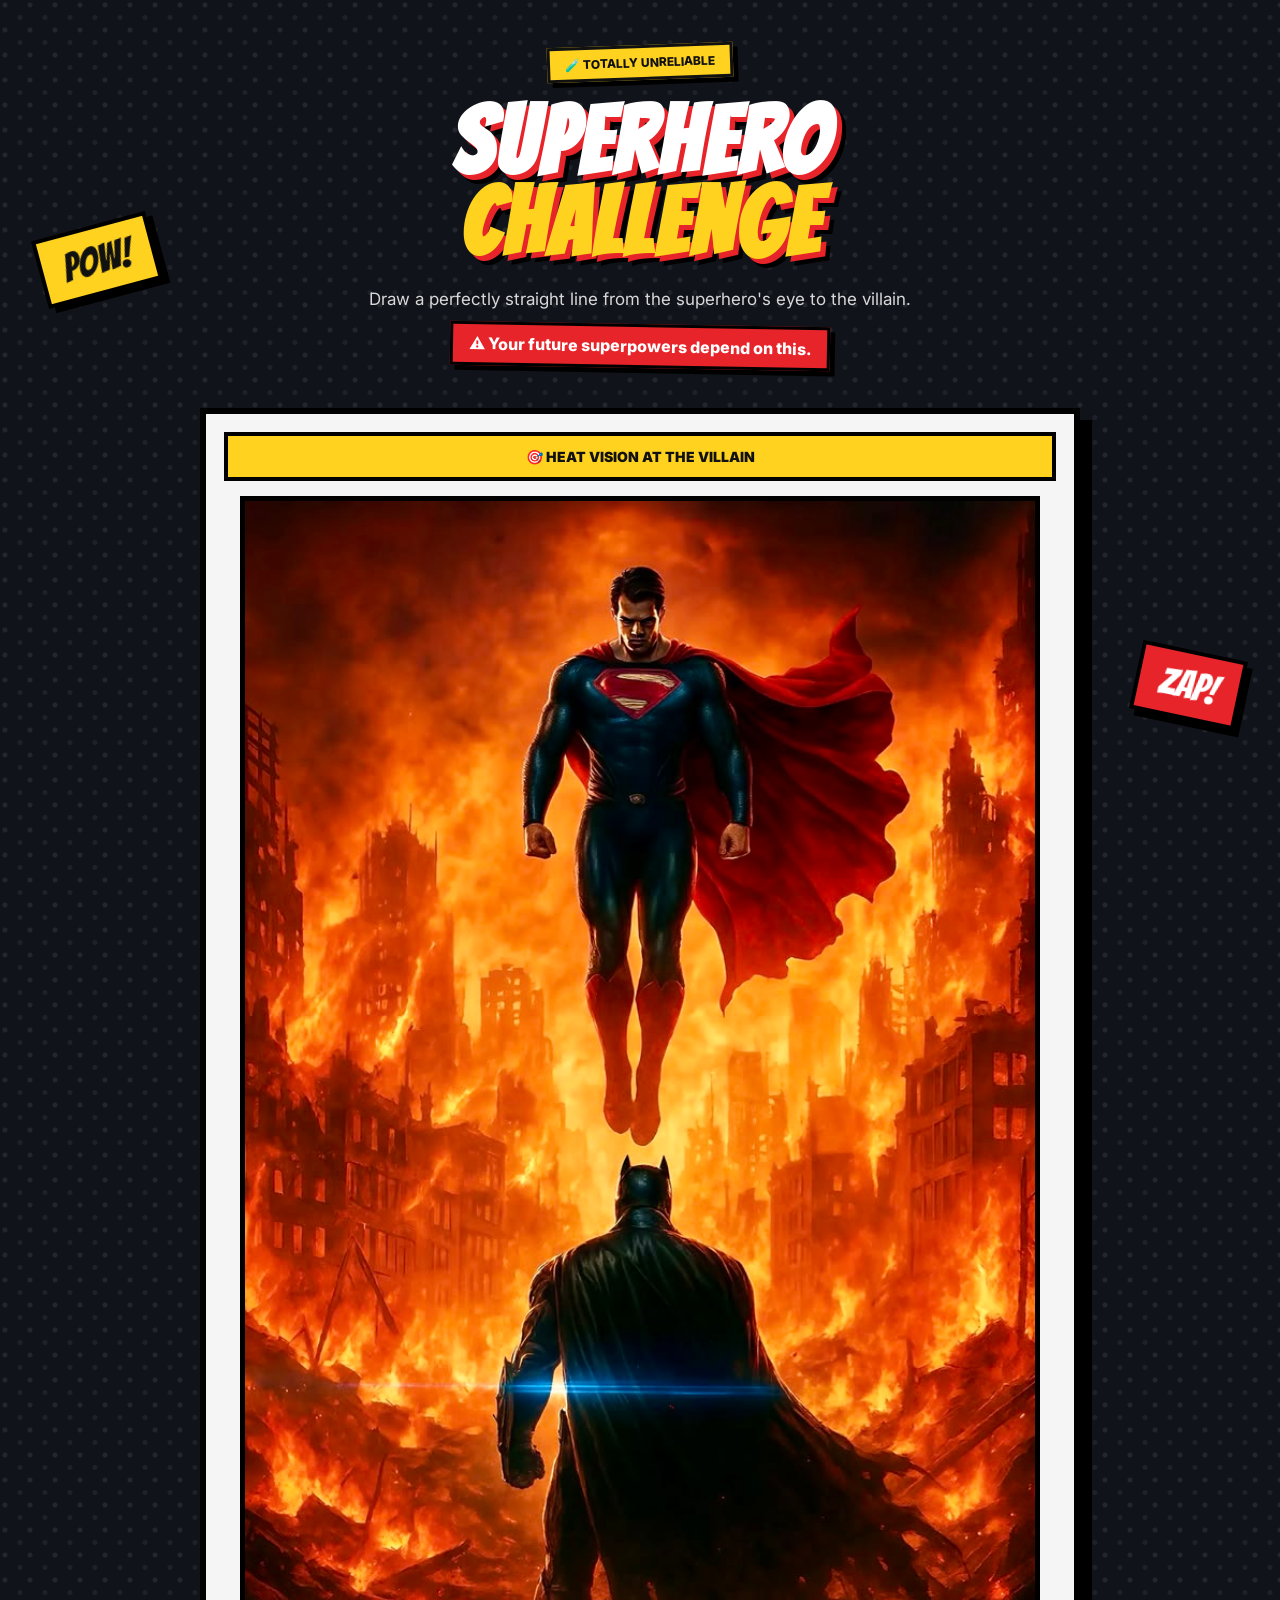
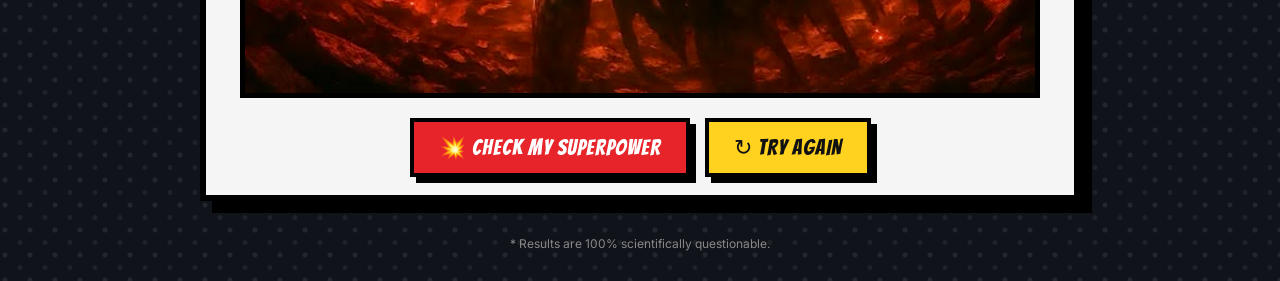
<file: index.html>
<!DOCTYPE html>
<html lang="en">
<head>
    <meta charset="UTF-8">
    <meta name="viewport" content="width=device-width, initial-scale=1.0">

    <title>Superhero Challenge</title>

    <link rel="stylesheet" href="style.css">
</head>

<body>

    <div class="comic-burst burst1">POW!</div>
    <div class="comic-burst burst2">ZAP!</div>

    <main class="main-container">

        <div class="title-section">

            <div class="mini-label">
                🧪 TOTALLY UNRELIABLE 
            </div>

            <h1>SUPERHERO<br><span>CHALLENGE</span></h1>

            <p>
                Draw a perfectly straight line from the superhero's eye
                to the villain.
            </p>

            <div class="warning">
                ⚠️ Your future superpowers depend on this.
            </div>

        </div>


        <div class="game-card">

            <div class="instruction">
                <span>🎯</span>
                HEAT VISION AT THE VILLAIN
            </div>

            <div class="canvas-wrapper">

                <img
                    src="assets/superhero.png"
                    id="superheroImage"
                    alt="Superhero challenge"
                >

                <canvas
                    id="drawingCanvas"
                    width="800"
                    height="500">
                </canvas>

            </div>


            <div class="button-area">

                <button id="checkButton" class="comic-button">
                    💥 CHECK MY SUPERPOWER
                </button>

                <button id="resetButton" class="reset-button">
                    ↻ TRY AGAIN
                </button>

            </div>

        </div>


        <div class="footer-note">
            * Results are 100% scientifically questionable.
        </div>

    </main>

    <script src="script.js"></script>

</body>
</html>
</file>
<file: style.css>
@import url('https://fonts.googleapis.com/css2?family=Bangers&family=Inter:wght@400;600;700;800&display=swap');


* {
    box-sizing: border-box;
    margin: 0;
    padding: 0;
}


body {
    min-height: 100vh;

    font-family: 'Inter', sans-serif;

    background:
        radial-gradient(circle at 20% 20%, rgba(255, 255, 255, 0.08) 2px, transparent 3px),
        radial-gradient(circle at 80% 70%, rgba(255, 255, 255, 0.06) 2px, transparent 3px),
        #10131a;

    background-size: 25px 25px;

    color: white;

    overflow-x: hidden;
}


.main-container {
    width: min(1000px, 94%);
    margin: auto;

    padding: 45px 20px 30px;

    text-align: center;

    position: relative;
    z-index: 2;
}


/* ---------- TITLE ---------- */

.mini-label {
    display: inline-block;

    background: #ffd21f;
    color: #111;

    padding: 7px 15px;

    font-size: 12px;
    font-weight: 800;

    border: 3px solid #111;

    transform: rotate(-2deg);

    box-shadow: 5px 5px 0 #000;
}


h1 {
    font-family: 'Bangers', cursive;

    font-size: clamp(55px, 9vw, 95px);

    line-height: 0.85;

    letter-spacing: 3px;

    margin-top: 22px;

    color: #ffffff;

    text-shadow:
        5px 5px 0 #e62429,
        9px 9px 0 #000;
}


h1 span {
    color: #ffd21f;
}


.title-section p {
    margin-top: 25px;

    font-size: 17px;

    color: #d8d8d8;
}


.warning {
    display: inline-block;

    margin-top: 15px;

    padding: 9px 16px;

    background: #e62429;

    border: 3px solid #000;

    font-weight: 800;

    transform: rotate(1deg);

    box-shadow: 5px 5px 0 #000;
}


/* ---------- GAME CARD ---------- */

.game-card {
    margin: 40px auto 0;

    max-width: 880px;

    background: #f5f5f5;

    border: 6px solid #000;

    padding: 18px;

    box-shadow: 12px 12px 0 #000;
}


.instruction {
    background: #ffd21f;

    color: #111;

    border: 4px solid #000;

    padding: 12px;

    font-weight: 900;

    font-size: 14px;

    margin-bottom: 15px;
}


/* ---------- CANVAS ---------- */

.canvas-wrapper {
    position: relative;

    width: 100%;

    max-width: 800px;

    margin: auto;

    overflow: hidden;

    border: 5px solid #000;

    background: white;
}


.canvas-wrapper img {
    display: block;

    width: 100%;

    height: auto;
}


#drawingCanvas {
    position: absolute;

    left: 0;
    top: 0;

    width: 100%;
    height: 100%;

    cursor: crosshair;
}


/* ---------- BUTTONS ---------- */

.button-area {
    margin-top: 20px;

    display: flex;

    justify-content: center;

    gap: 15px;

    flex-wrap: wrap;
}


.comic-button,
.reset-button {

    font-family: 'Bangers', cursive;

    font-size: 22px;

    letter-spacing: 1px;

    padding: 13px 25px;

    border: 4px solid #000;

    cursor: pointer;

    transition: 0.15s;

    box-shadow: 6px 6px 0 #000;
}


.comic-button {
    background: #e62429;
    color: white;
}


.reset-button {
    background: #ffd21f;
    color: #111;
}


.comic-button:hover,
.reset-button:hover {
    transform: translate(3px, 3px);

    box-shadow: 3px 3px 0 #000;
}


.comic-button:active,
.reset-button:active {
    transform: translate(6px, 6px);

    box-shadow: none;
}


/* ---------- FOOTER ---------- */

.footer-note {
    margin-top: 35px;

    color: #888;

    font-size: 12px;
}


/* ---------- COMIC DECORATIONS ---------- */

.comic-burst {
    position: fixed;

    font-family: 'Bangers', cursive;

    font-size: 40px;

    color: #111;

    background: #ffd21f;

    border: 4px solid #000;

    padding: 10px 20px;

    z-index: 1;

    box-shadow: 6px 6px 0 #000;
}


.burst1 {
    left: 3%;

    top: 25%;

    transform: rotate(-15deg);
}


.burst2 {
    right: 3%;

    bottom: 20%;

    transform: rotate(12deg);

    background: #e62429;

    color: white;
}


/* ---------- MOBILE ---------- */

@media (max-width: 700px) {

    .main-container {
        padding-top: 30px;
    }

    .game-card {
        padding: 10px;

        border-width: 4px;

        box-shadow: 7px 7px 0 #000;
    }

    .comic-burst {
        display: none;
    }

    .button-area {
        flex-direction: column;
    }

    .comic-button,
    .reset-button {
        width: 100%;
    }

}
</file>
